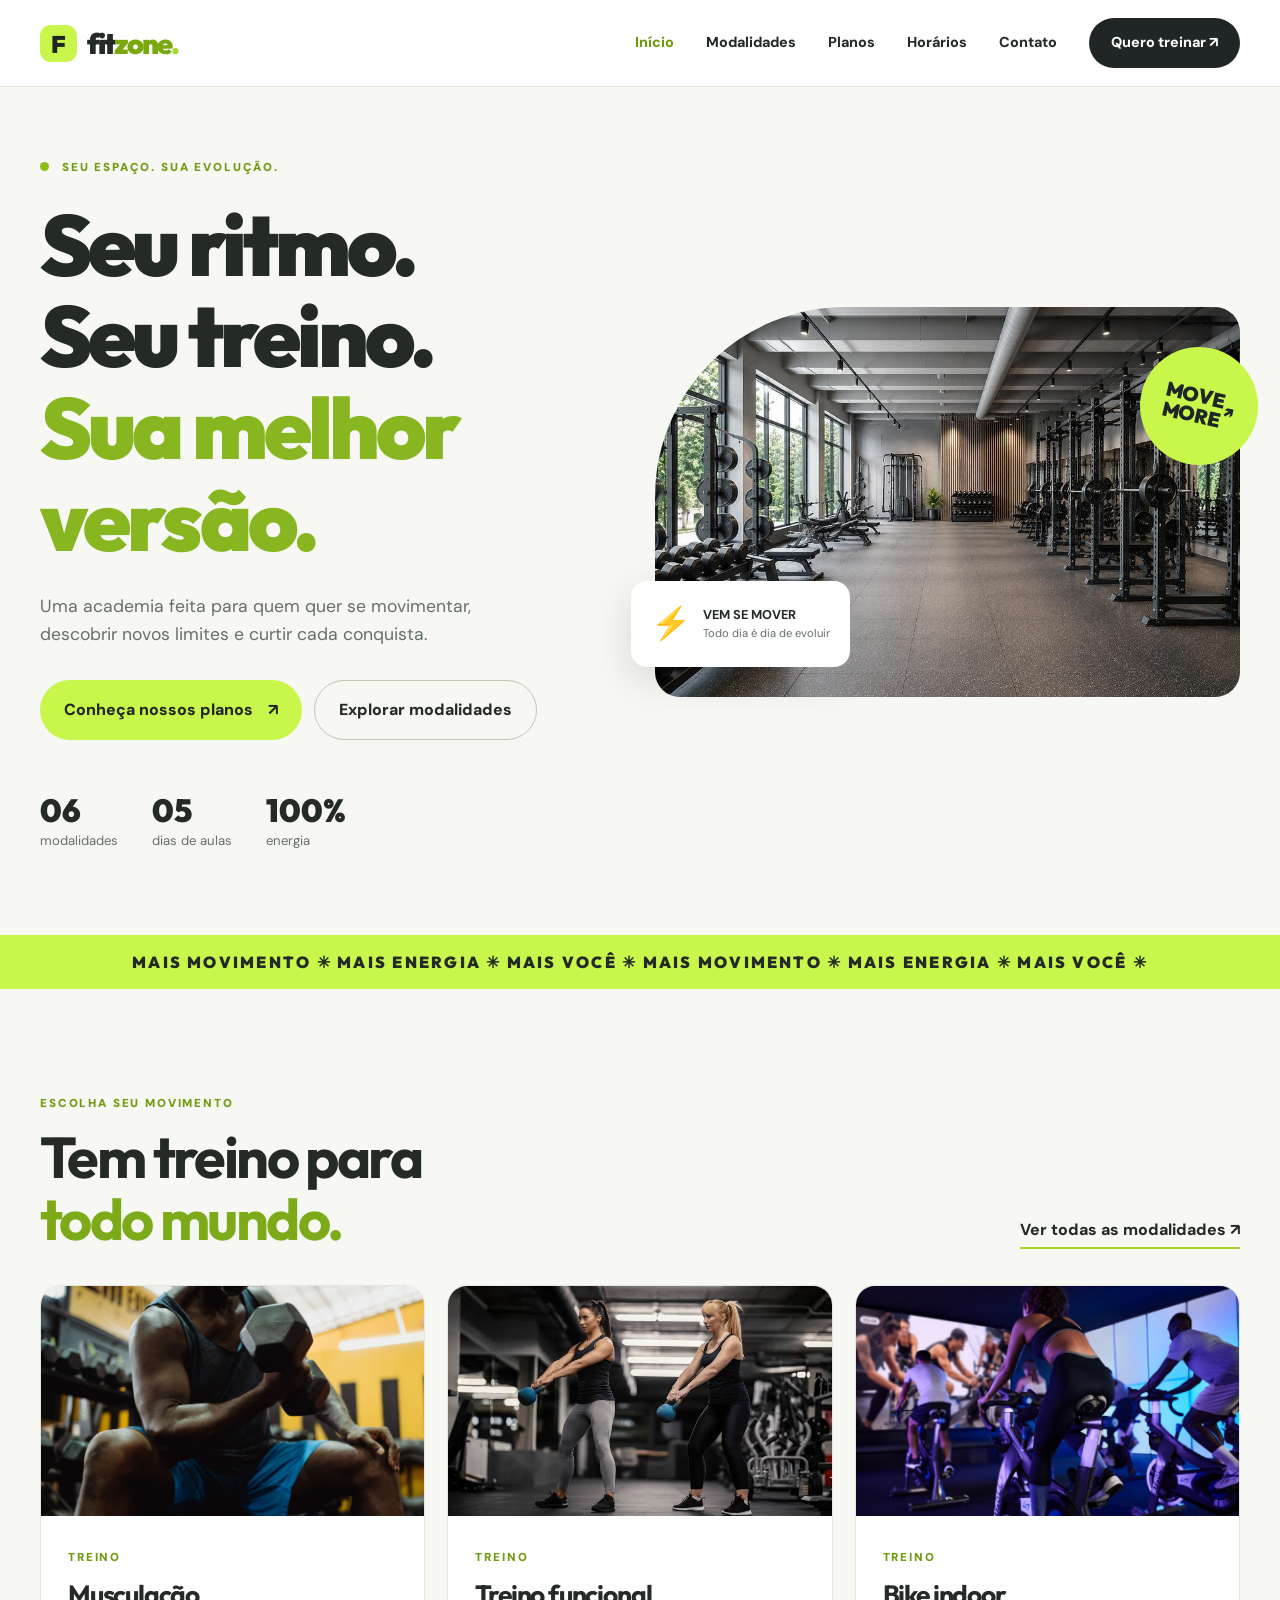
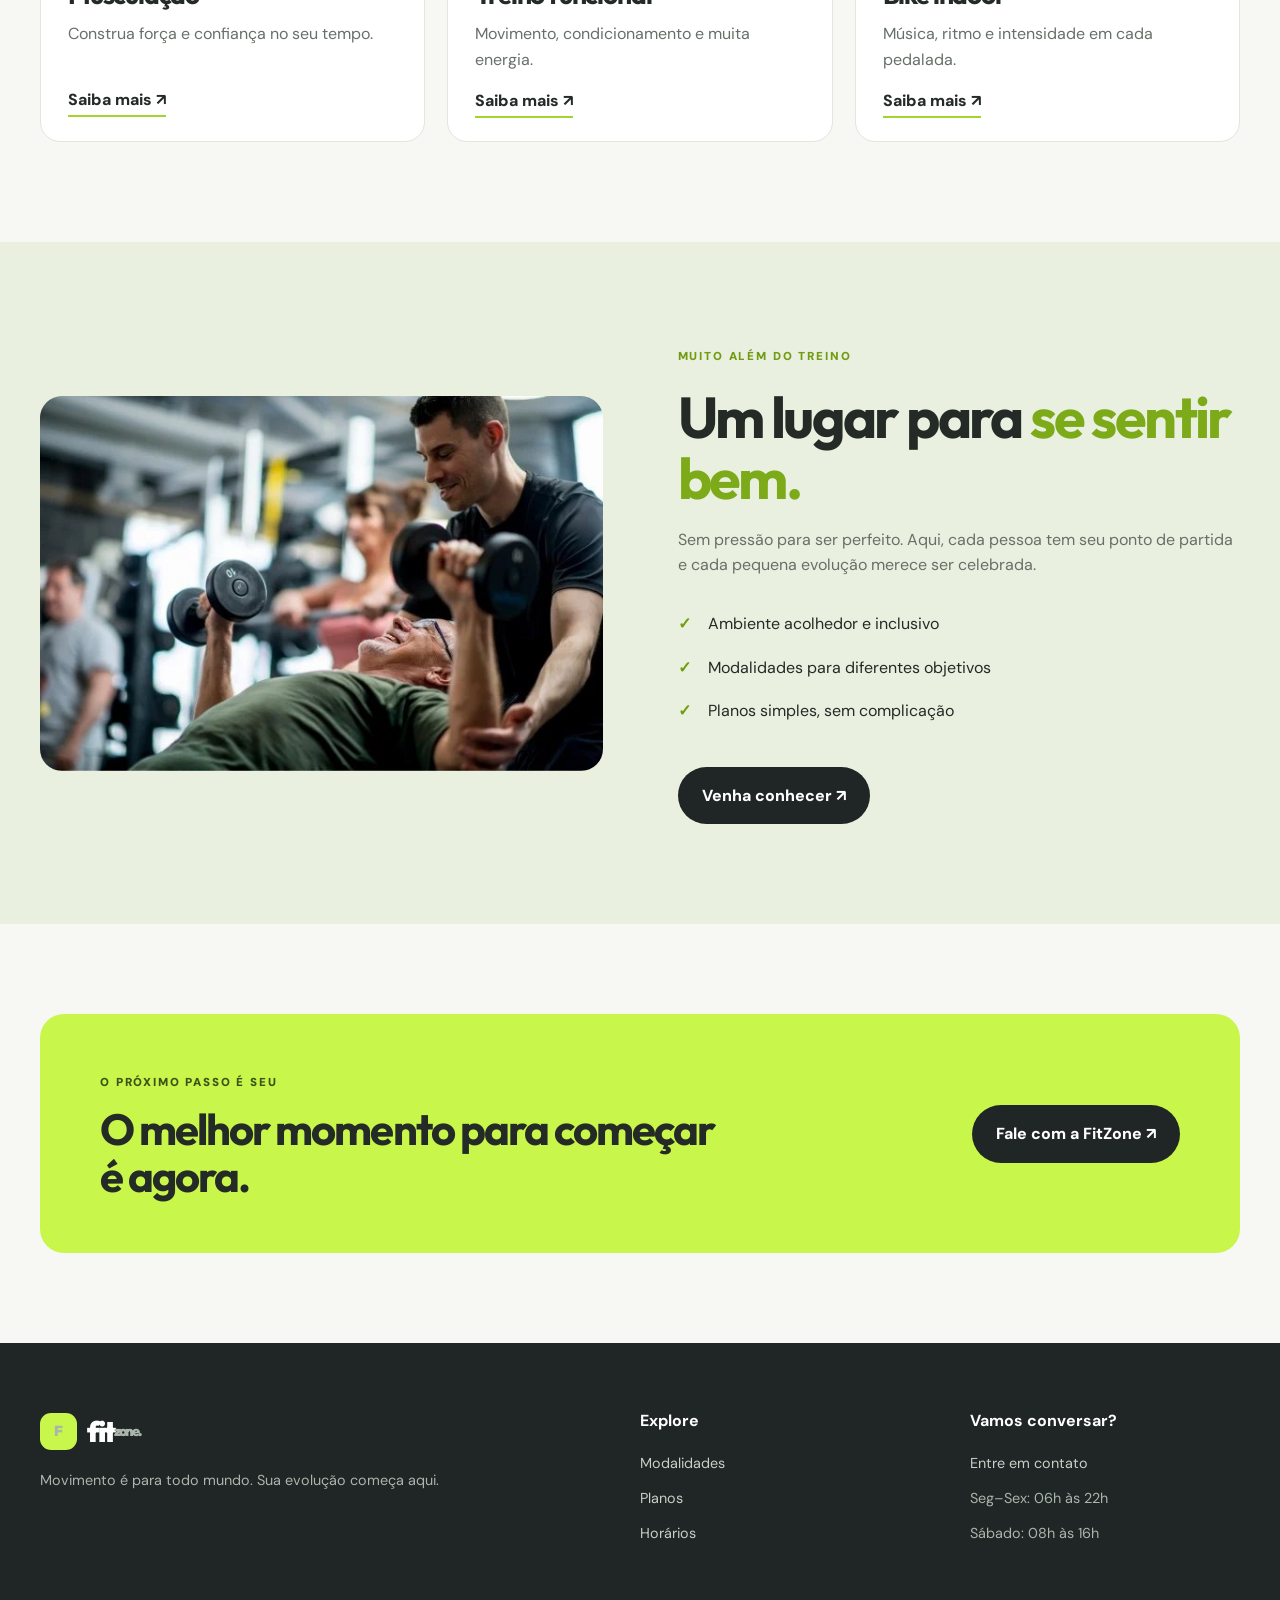
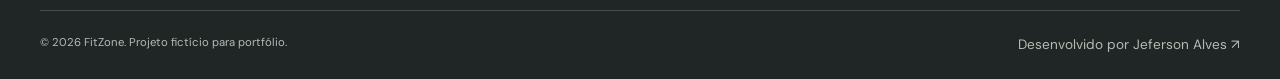
<file: index.html>
<!DOCTYPE html>
<html lang="pt-BR">
 <head>
  <meta charset="utf-8"/>
  <meta content="width=device-width, initial-scale=1.0" name="viewport"/>
  <meta content="FitZone: academia fict&iacute;cia com modalidades, planos, hor&aacute;rios e contato. Projeto demonstrativo de frontend." name="description"/>
  <meta content="#f7f8f3" name="theme-color"/>
  <title>
   In&iacute;cio | FitZone
  </title>
  <link href="styles.css" rel="stylesheet"/>
  <script defer="" src="script.js">
  </script>
 </head>
 <body>
  <a class="skip-link" href="#conteudo">
   Pular para o conte&uacute;do
  </a>
  <header class="site-header">
   <div class="container header-inner">
    <a aria-label="FitZone - In&iacute;cio" class="logo" href="index.html">
     <span class="logo-mark">
      F
     </span>
     fit
     <span class="logo-accent">
      zone
     </span>
     <span class="logo-dot">
      .
     </span>
    </a>
    <button aria-controls="primary-nav" aria-expanded="false" aria-label="Abrir menu" class="menu-toggle">
     <span>
     </span>
     <span>
     </span>
     <span>
     </span>
    </button>
    <nav aria-label="Navega&ccedil;&atilde;o principal" class="nav" id="primary-nav">
     <a aria-current="page" href="index.html">
      In&iacute;cio
     </a>
     <a href="modalidades.html">
      Modalidades
     </a>
     <a href="planos.html">
      Planos
     </a>
     <a href="horarios.html">
      Hor&aacute;rios
     </a>
     <a href="contato.html">
      Contato
     </a>
     <a class="nav-cta" href="planos.html">
      Quero treinar
      <span aria-hidden="true">
       &nearrow;
      </span>
     </a>
    </nav>
   </div>
  </header>
  <main id="conteudo">
   <section class="hero">
    <div class="container hero-grid">
     <div class="hero-copy">
      <span class="eyebrow">
       <span class="green-dot">
       </span>
       SEU ESPA&Ccedil;O. SUA EVOLU&Ccedil;&Atilde;O.
      </span>
      <h1>
       Seu ritmo.
       <br/>
       Seu treino.
       <br/>
       <em>
        Sua melhor
        <br/>
        vers&atilde;o.
       </em>
      </h1>
      <p>
       Uma academia feita para quem quer se movimentar, descobrir novos limites e curtir cada conquista.
      </p>
      <div class="hero-actions">
       <a class="btn btn-primary" href="planos.html">
        Conhe&ccedil;a nossos planos
        <span>
         &nearrow;
        </span>
       </a>
       <a class="btn btn-outline" href="modalidades.html">
        Explorar modalidades
       </a>
      </div>
      <div class="hero-stats">
       <div>
        <strong>
         06
        </strong>
        <span>
         modalidades
        </span>
       </div>
       <div>
        <strong>
         05
        </strong>
        <span>
         dias de aulas
        </span>
       </div>
       <div>
        <strong>
         100%
        </strong>
        <span>
         energia
        </span>
       </div>
      </div>
     </div>
     <div class="hero-visual">
      <img alt="Ilustra&ccedil;&atilde;o esportiva com formas din&acirc;micas em verde-lim&atilde;o" src="assets/images/hero.jpg"/>
      <div class="hero-sticker">
       <span>
        ⚡
       </span>
       <div>
        <strong>
         VEM SE MOVER
        </strong>
        <small>
         Todo dia &eacute; dia de evoluir
        </small>
       </div>
      </div>
      <div class="hero-badge">
       MOVE
       <br/>
       MORE
       <span>
        &nearrow;
       </span>
      </div>
     </div>
    </div>
   </section>
   <div aria-hidden="true" class="marquee">
    <div>
     MAIS MOVIMENTO ✳ MAIS ENERGIA ✳ MAIS VOC&Ecirc; ✳ MAIS MOVIMENTO ✳ MAIS ENERGIA ✳ MAIS VOC&Ecirc; ✳
    </div>
   </div>
   <section class="section container">
    <div class="section-heading">
     <div>
      <span class="eyebrow">
       ESCOLHA SEU MOVIMENTO
      </span>
      <h2>
       Tem treino para
       <br/>
       <em>
        todo mundo.
       </em>
      </h2>
     </div>
     <a class="text-link" href="modalidades.html">
      Ver todas as modalidades &nearrow;
     </a>
    </div>
    <div class="cards-grid">
     <article class="feature-card">
      <img alt="Fotografia de Muscula&ccedil;&atilde;o" loading="lazy" src="assets/images/strength.jpg"/>
      <div class="feature-body">
       <span class="eyebrow">
        TREINO
       </span>
       <h3>
        Muscula&ccedil;&atilde;o
       </h3>
       <p>
        Construa for&ccedil;a e confian&ccedil;a no seu tempo.
       </p>
       <a class="text-link" href="modalidades.html">
        Saiba mais
        <span aria-hidden="true">
         &nearrow;
        </span>
       </a>
      </div>
     </article>
     <article class="feature-card">
      <img alt="Fotografia de Treino funcional" loading="lazy" src="assets/images/functional.jpg"/>
      <div class="feature-body">
       <span class="eyebrow">
        TREINO
       </span>
       <h3>
        Treino funcional
       </h3>
       <p>
        Movimento, condicionamento e muita energia.
       </p>
       <a class="text-link" href="modalidades.html">
        Saiba mais
        <span aria-hidden="true">
         &nearrow;
        </span>
       </a>
      </div>
     </article>
     <article class="feature-card">
      <img alt="Fotografia de Bike indoor" loading="lazy" src="assets/images/cycle.jpg"/>
      <div class="feature-body">
       <span class="eyebrow">
        TREINO
       </span>
       <h3>
        Bike indoor
       </h3>
       <p>
        M&uacute;sica, ritmo e intensidade em cada pedalada.
       </p>
       <a class="text-link" href="modalidades.html">
        Saiba mais
        <span aria-hidden="true">
         &nearrow;
        </span>
       </a>
      </div>
     </article>
    </div>
   </section>
   <section class="split-section">
    <div class="container split-grid">
     <div class="split-image">
      <img alt="Ilustra&ccedil;&atilde;o sobre a comunidade FitZone" loading="lazy" src="assets/images/trainer.jpg"/>
     </div>
     <div>
      <span class="eyebrow">
       MUITO AL&Eacute;M DO TREINO
      </span>
      <h2>
       Um lugar para
       <em>
        se sentir bem.
       </em>
      </h2>
      <p>
       Sem press&atilde;o para ser perfeito. Aqui, cada pessoa tem seu ponto de partida e cada pequena evolu&ccedil;&atilde;o merece ser celebrada.
      </p>
      <ul class="check-list">
       <li>
        Ambiente acolhedor e inclusivo
       </li>
       <li>
        Modalidades para diferentes objetivos
       </li>
       <li>
        Planos simples, sem complica&ccedil;&atilde;o
       </li>
      </ul>
      <a class="btn btn-dark" href="contato.html">
       Venha conhecer &nearrow;
      </a>
     </div>
    </div>
   </section>
   <section class="container cta-band">
    <div>
     <span class="eyebrow">
      O PR&Oacute;XIMO PASSO &Eacute; SEU
     </span>
     <h2>
      O melhor momento para come&ccedil;ar &eacute; agora.
     </h2>
    </div>
    <a class="btn btn-dark" href="contato.html">
     Fale com a FitZone &nearrow;
    </a>
   </section>
  </main>
  <footer class="footer">
   <div class="container footer-main">
    <div>
     <a class="logo footer-logo" href="index.html">
      <span class="logo-mark">
       F
      </span>
      fit
      <span class="logo-accent">
       zone
      </span>
      <span class="logo-dot">
       .
      </span>
     </a>
     <p>
      Movimento &eacute; para todo mundo. Sua evolu&ccedil;&atilde;o come&ccedil;a aqui.
     </p>
    </div>
    <div>
     <strong>
      Explore
     </strong>
     <a href="modalidades.html">
      Modalidades
     </a>
     <a href="planos.html">
      Planos
     </a>
     <a href="horarios.html">
      Hor&aacute;rios
     </a>
    </div>
    <div>
     <strong>
      Vamos conversar?
     </strong>
     <a href="contato.html">
      Entre em contato
     </a>
     <span>
      Seg&ndash;Sex: 06h &agrave;s 22h
     </span>
     <span>
      S&aacute;bado: 08h &agrave;s 16h
     </span>
    </div>
   </div>
   <div class="container footer-bottom">
    <small>
     &copy; 2026 FitZone. Projeto fict&iacute;cio para portf&oacute;lio.
    </small>
    <a href="https://github.com/JefersonAlvesrs" rel="noopener noreferrer" target="_blank">
     Desenvolvido por Jeferson Alves &nearrow;
    </a>
   </div>
  </footer>
 </body>
</html>
</file>
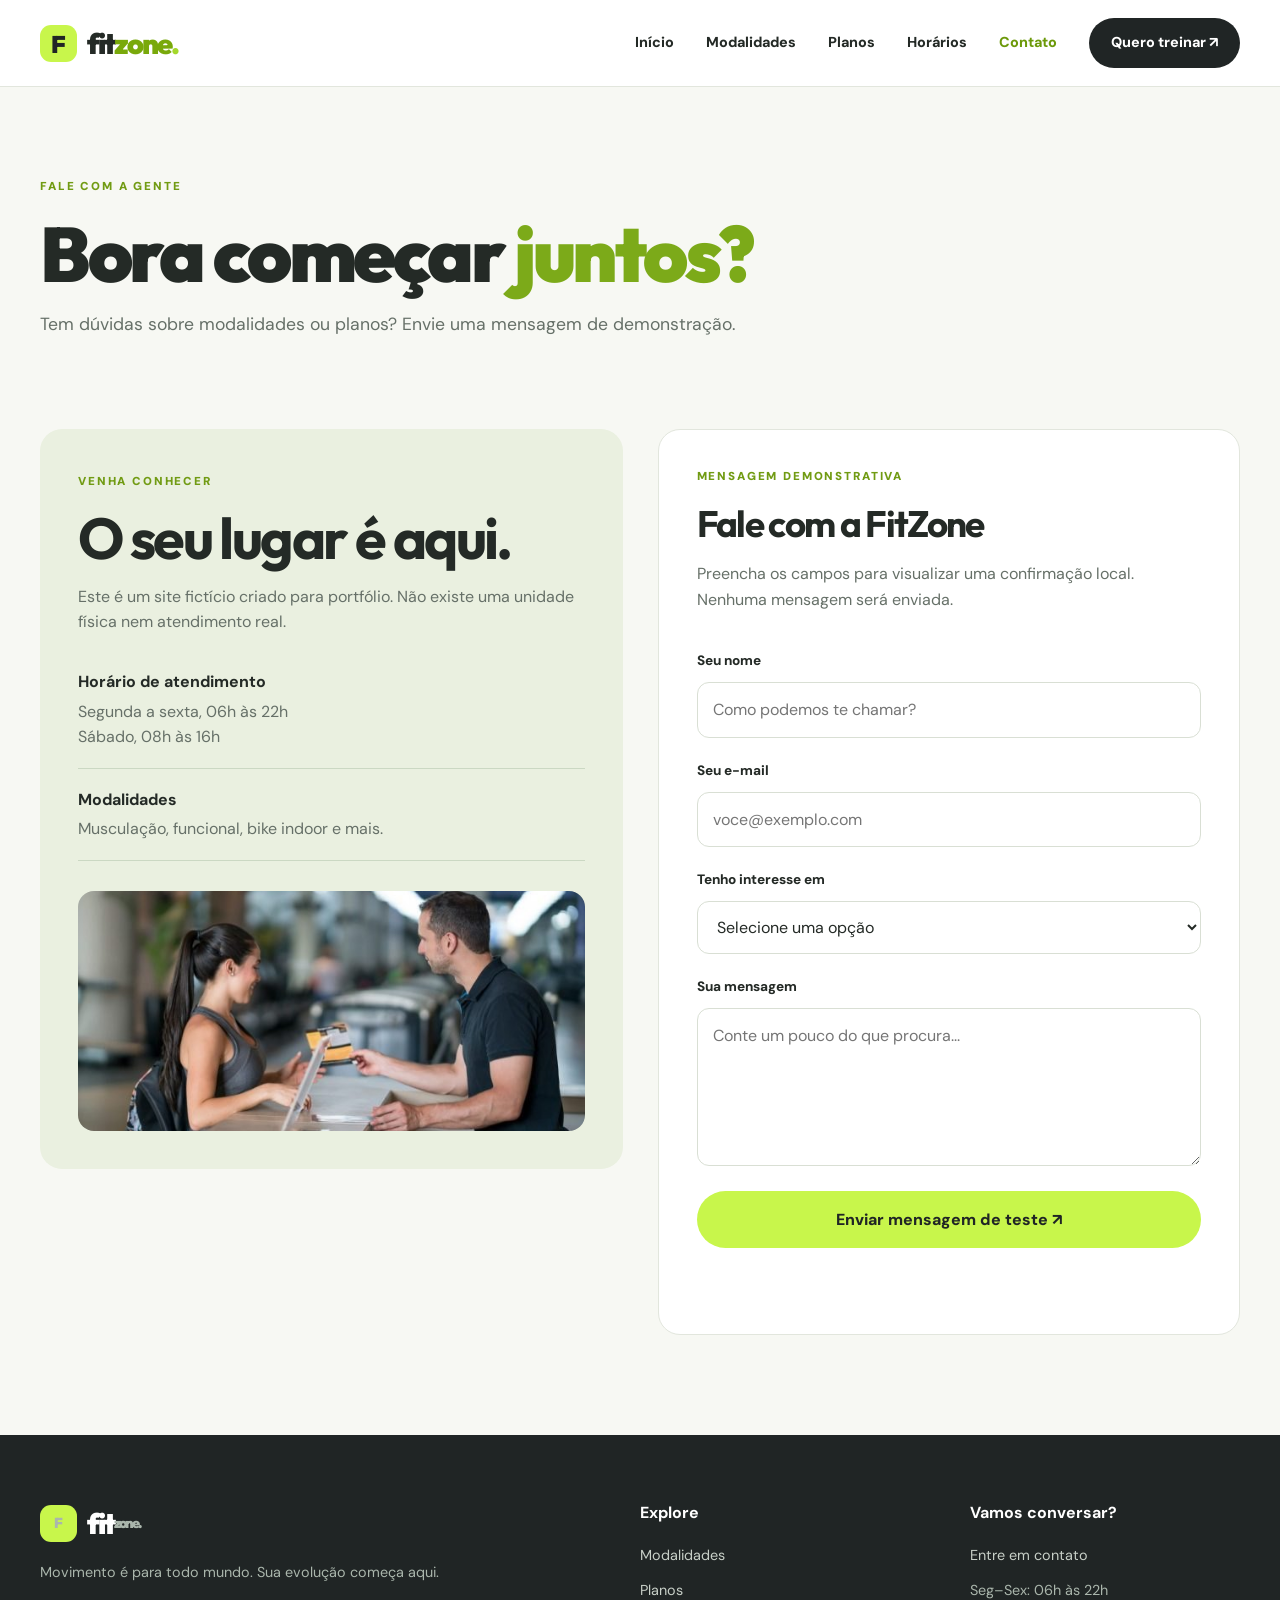
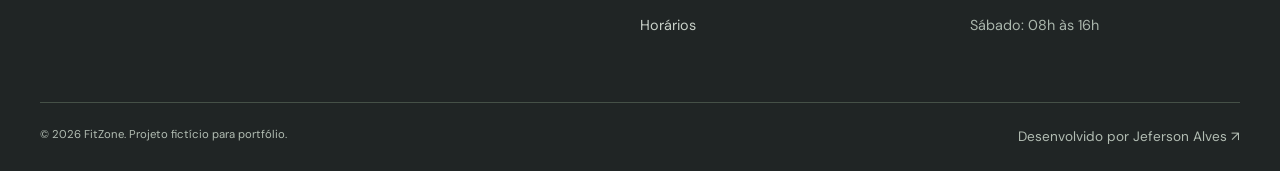
<file: contato.html>
<!DOCTYPE html>
<html lang="pt-BR">
 <head>
  <meta charset="utf-8"/>
  <meta content="width=device-width, initial-scale=1.0" name="viewport"/>
  <meta content="FitZone: academia fict&iacute;cia com modalidades, planos, hor&aacute;rios e contato. Projeto demonstrativo de frontend." name="description"/>
  <meta content="#f7f8f3" name="theme-color"/>
  <title>
   Contato | FitZone
  </title>
  <link href="styles.css" rel="stylesheet"/>
  <script defer="" src="script.js">
  </script>
 </head>
 <body>
  <a class="skip-link" href="#conteudo">
   Pular para o conte&uacute;do
  </a>
  <header class="site-header">
   <div class="container header-inner">
    <a aria-label="FitZone - In&iacute;cio" class="logo" href="index.html">
     <span class="logo-mark">
      F
     </span>
     fit
     <span class="logo-accent">
      zone
     </span>
     <span class="logo-dot">
      .
     </span>
    </a>
    <button aria-controls="primary-nav" aria-expanded="false" aria-label="Abrir menu" class="menu-toggle">
     <span>
     </span>
     <span>
     </span>
     <span>
     </span>
    </button>
    <nav aria-label="Navega&ccedil;&atilde;o principal" class="nav" id="primary-nav">
     <a href="index.html">
      In&iacute;cio
     </a>
     <a href="modalidades.html">
      Modalidades
     </a>
     <a href="planos.html">
      Planos
     </a>
     <a href="horarios.html">
      Hor&aacute;rios
     </a>
     <a aria-current="page" href="contato.html">
      Contato
     </a>
     <a class="nav-cta" href="planos.html">
      Quero treinar
      <span aria-hidden="true">
       &nearrow;
      </span>
     </a>
    </nav>
   </div>
  </header>
  <main id="conteudo">
   <section class="page-hero container">
    <span class="eyebrow">
     FALE COM A GENTE
    </span>
    <h1>
     Bora come&ccedil;ar
     <em>
      juntos?
     </em>
    </h1>
    <p>
     Tem d&uacute;vidas sobre modalidades ou planos? Envie uma mensagem de demonstra&ccedil;&atilde;o.
    </p>
   </section>
   <section class="container contact-grid section compact-top">
    <div class="contact-info">
     <div class="contact-card">
      <span class="eyebrow">
       VENHA CONHECER
      </span>
      <h2>
       O seu lugar &eacute; aqui.
      </h2>
      <p>
       Este &eacute; um site fict&iacute;cio criado para portf&oacute;lio. N&atilde;o existe uma unidade f&iacute;sica nem atendimento real.
      </p>
      <div class="contact-detail">
       <strong>
        Hor&aacute;rio de atendimento
       </strong>
       <span>
        Segunda a sexta, 06h &agrave;s 22h
        <br/>
        S&aacute;bado, 08h &agrave;s 16h
       </span>
      </div>
      <div class="contact-detail">
       <strong>
        Modalidades
       </strong>
       <span>
        Muscula&ccedil;&atilde;o, funcional, bike indoor e mais.
       </span>
      </div>
      <img alt="Fotografia de comunidade fitness" loading="lazy" src="assets/images/reception.jpg"/>
     </div>
    </div>
    <form class="contact-form" id="contact-form" novalidate="">
     <span class="eyebrow">
      MENSAGEM DEMONSTRATIVA
     </span>
     <h2>
      Fale com a FitZone
     </h2>
     <p>
      Preencha os campos para visualizar uma confirma&ccedil;&atilde;o local. Nenhuma mensagem ser&aacute; enviada.
     </p>
     <label for="name">
      Seu nome
     </label>
     <input autocomplete="name" id="name" minlength="2" name="name" placeholder="Como podemos te chamar?" required=""/>
     <label for="email">
      Seu e-mail
     </label>
     <input autocomplete="email" id="email" name="email" placeholder="voce@exemplo.com" required="" type="email"/>
     <label for="plan">
      Tenho interesse em
     </label>
     <select id="plan" name="plan">
      <option value="">
       Selecione uma op&ccedil;&atilde;o
      </option>
      <option value="start">
       Plano Start
      </option>
      <option value="move">
       Plano Move
      </option>
      <option value="unlimited">
       Plano Unlimited
      </option>
      <option value="modalidades">
       Modalidades
      </option>
      <option value="outro">
       Outras d&uacute;vidas
      </option>
     </select>
     <label for="message">
      Sua mensagem
     </label>
     <textarea id="message" minlength="5" name="message" placeholder="Conte um pouco do que procura..." required="" rows="5"></textarea>
     <button class="btn btn-primary" type="submit">
      Enviar mensagem de teste &nearrow;
     </button>
     <p aria-live="polite" class="form-feedback" id="form-feedback" role="status">
     </p>
    </form>
   </section>
  </main>
  <footer class="footer">
   <div class="container footer-main">
    <div>
     <a class="logo footer-logo" href="index.html">
      <span class="logo-mark">
       F
      </span>
      fit
      <span class="logo-accent">
       zone
      </span>
      <span class="logo-dot">
       .
      </span>
     </a>
     <p>
      Movimento &eacute; para todo mundo. Sua evolu&ccedil;&atilde;o come&ccedil;a aqui.
     </p>
    </div>
    <div>
     <strong>
      Explore
     </strong>
     <a href="modalidades.html">
      Modalidades
     </a>
     <a href="planos.html">
      Planos
     </a>
     <a href="horarios.html">
      Hor&aacute;rios
     </a>
    </div>
    <div>
     <strong>
      Vamos conversar?
     </strong>
     <a href="contato.html">
      Entre em contato
     </a>
     <span>
      Seg&ndash;Sex: 06h &agrave;s 22h
     </span>
     <span>
      S&aacute;bado: 08h &agrave;s 16h
     </span>
    </div>
   </div>
   <div class="container footer-bottom">
    <small>
     &copy; 2026 FitZone. Projeto fict&iacute;cio para portf&oacute;lio.
    </small>
    <a href="https://github.com/JefersonAlvesrs" rel="noopener noreferrer" target="_blank">
     Desenvolvido por Jeferson Alves &nearrow;
    </a>
   </div>
  </footer>
 </body>
</html>
</file>
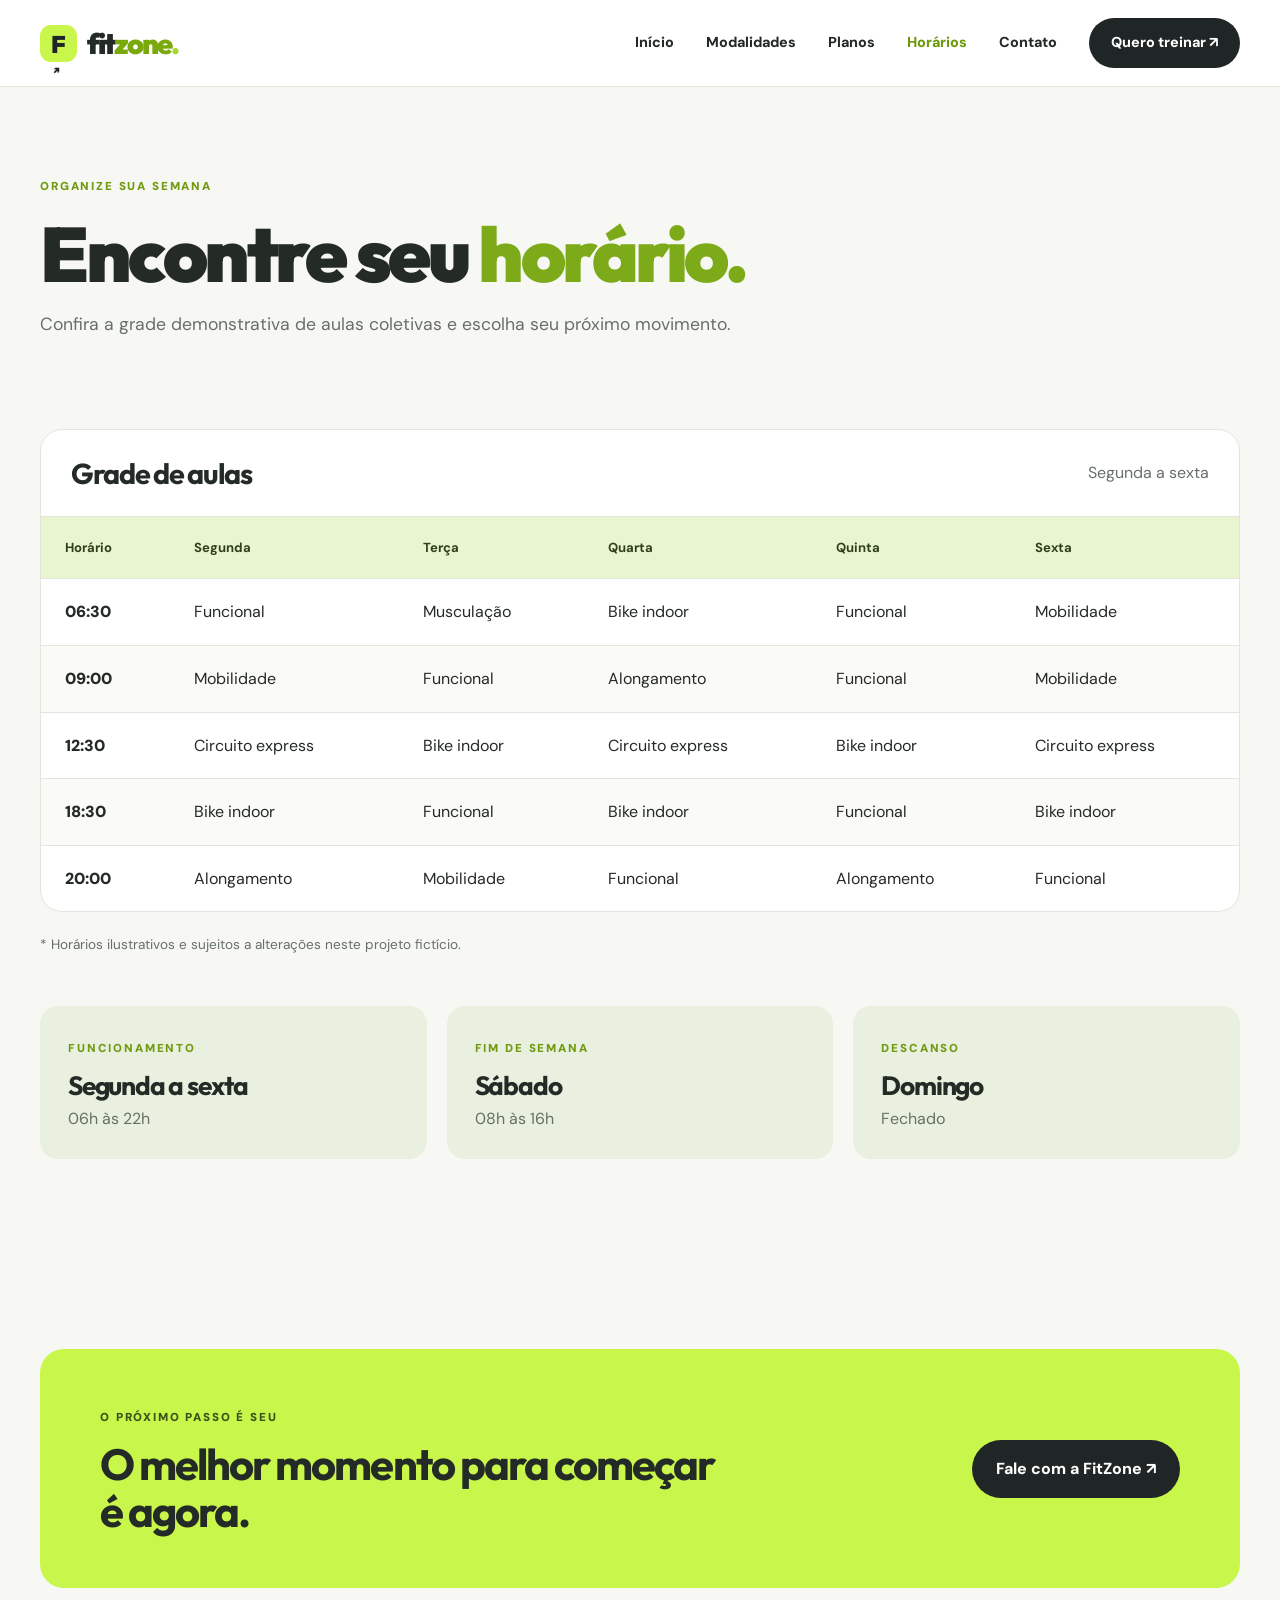
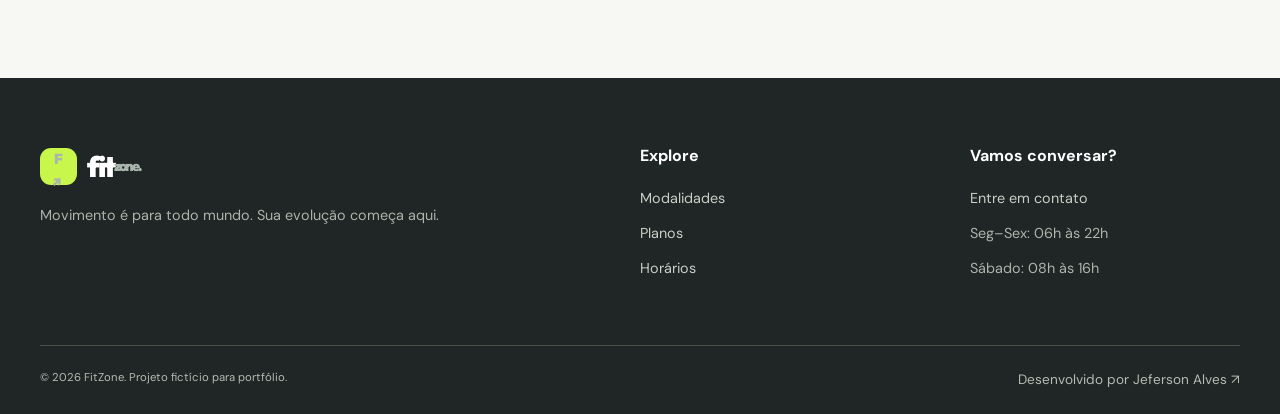
<file: horarios.html>
<!DOCTYPE html><html lang="pt-BR"><head><meta charset="UTF-8"><meta name="viewport" content="width=device-width, initial-scale=1.0"><meta name="description" content="FitZone: academia fictícia com modalidades, planos, horários e contato. Projeto demonstrativo de frontend."><meta name="theme-color" content="#f7f8f3"><title>Horários | FitZone</title><link rel="stylesheet" href="styles.css"><script src="script.js" defer></script></head><body><a class="skip-link" href="#conteudo">Pular para o conteúdo</a><header class="site-header"><div class="container header-inner"><a class="logo" href="index.html" aria-label="FitZone - Início"><span class="logo-mark">F<span>↗</span></span>fit<span class="logo-accent">zone</span><span class="logo-dot">.</span></a><button class="menu-toggle" aria-expanded="false" aria-controls="primary-nav" aria-label="Abrir menu"><span></span><span></span><span></span></button><nav class="nav" id="primary-nav" aria-label="Navegação principal"><a href="index.html" >Início</a><a href="modalidades.html" >Modalidades</a><a href="planos.html" >Planos</a><a href="horarios.html" aria-current="page">Horários</a><a href="contato.html" >Contato</a><a class="nav-cta" href="planos.html">Quero treinar <span aria-hidden="true">↗</span></a></nav></div></header><main id="conteudo"><section class="page-hero container"><span class="eyebrow">ORGANIZE SUA SEMANA</span><h1>Encontre seu <em>horário.</em></h1><p>Confira a grade demonstrativa de aulas coletivas e escolha seu próximo movimento.</p></section><section class="container section compact-top"><div class="schedule-box"><div class="schedule-header"><h2>Grade de aulas</h2><span>Segunda a sexta</span></div><div class="table-scroll"><table><thead><tr><th>Horário</th><th>Segunda</th><th>Terça</th><th>Quarta</th><th>Quinta</th><th>Sexta</th></tr></thead><tbody><tr><td>06:30</td><td>Funcional</td><td>Musculação</td><td>Bike indoor</td><td>Funcional</td><td>Mobilidade</td></tr><tr><td>09:00</td><td>Mobilidade</td><td>Funcional</td><td>Alongamento</td><td>Funcional</td><td>Mobilidade</td></tr><tr><td>12:30</td><td>Circuito express</td><td>Bike indoor</td><td>Circuito express</td><td>Bike indoor</td><td>Circuito express</td></tr><tr><td>18:30</td><td>Bike indoor</td><td>Funcional</td><td>Bike indoor</td><td>Funcional</td><td>Bike indoor</td></tr><tr><td>20:00</td><td>Alongamento</td><td>Mobilidade</td><td>Funcional</td><td>Alongamento</td><td>Funcional</td></tr></tbody></table></div></div><p class="note">* Horários ilustrativos e sujeitos a alterações neste projeto fictício.</p><div class="info-grid"><div><span class="eyebrow">FUNCIONAMENTO</span><h3>Segunda a sexta</h3><p>06h às 22h</p></div><div><span class="eyebrow">FIM DE SEMANA</span><h3>Sábado</h3><p>08h às 16h</p></div><div><span class="eyebrow">DESCANSO</span><h3>Domingo</h3><p>Fechado</p></div></div></section><section class="container cta-band"><div><span class="eyebrow">O PRÓXIMO PASSO É SEU</span><h2>O melhor momento para começar é agora.</h2></div><a class="btn btn-dark" href="contato.html">Fale com a FitZone ↗</a></section></main><footer class="footer"><div class="container footer-main"><div><a class="logo footer-logo" href="index.html"><span class="logo-mark">F<span>↗</span></span>fit<span class="logo-accent">zone</span><span class="logo-dot">.</span></a><p>Movimento é para todo mundo. Sua evolução começa aqui.</p></div><div><strong>Explore</strong><a href="modalidades.html">Modalidades</a><a href="planos.html">Planos</a><a href="horarios.html">Horários</a></div><div><strong>Vamos conversar?</strong><a href="contato.html">Entre em contato</a><span>Seg–Sex: 06h às 22h</span><span>Sábado: 08h às 16h</span></div></div><div class="container footer-bottom"><small>© 2026 FitZone. Projeto fictício para portfólio.</small><a href="https://github.com/JefersonAlvesrs" target="_blank" rel="noopener noreferrer">Desenvolvido por Jeferson Alves ↗</a></div></footer></body></html>
</file>
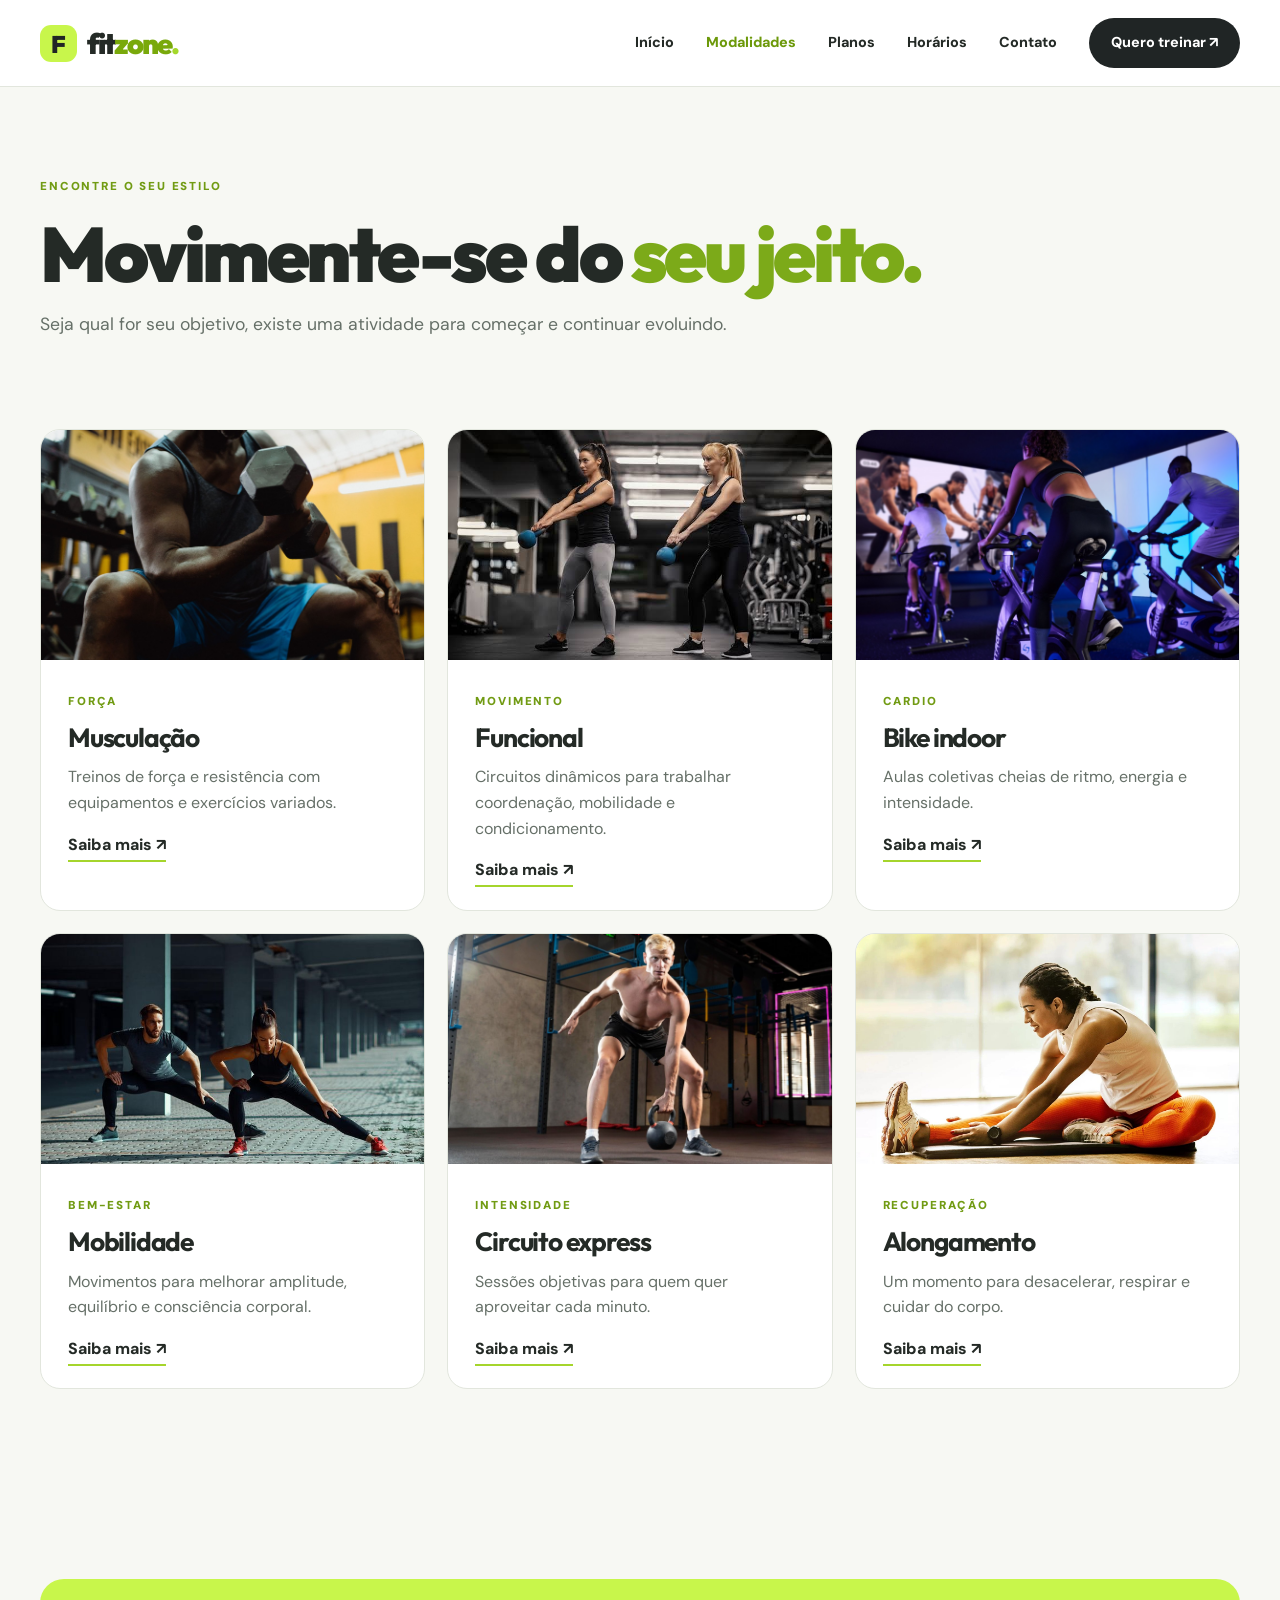
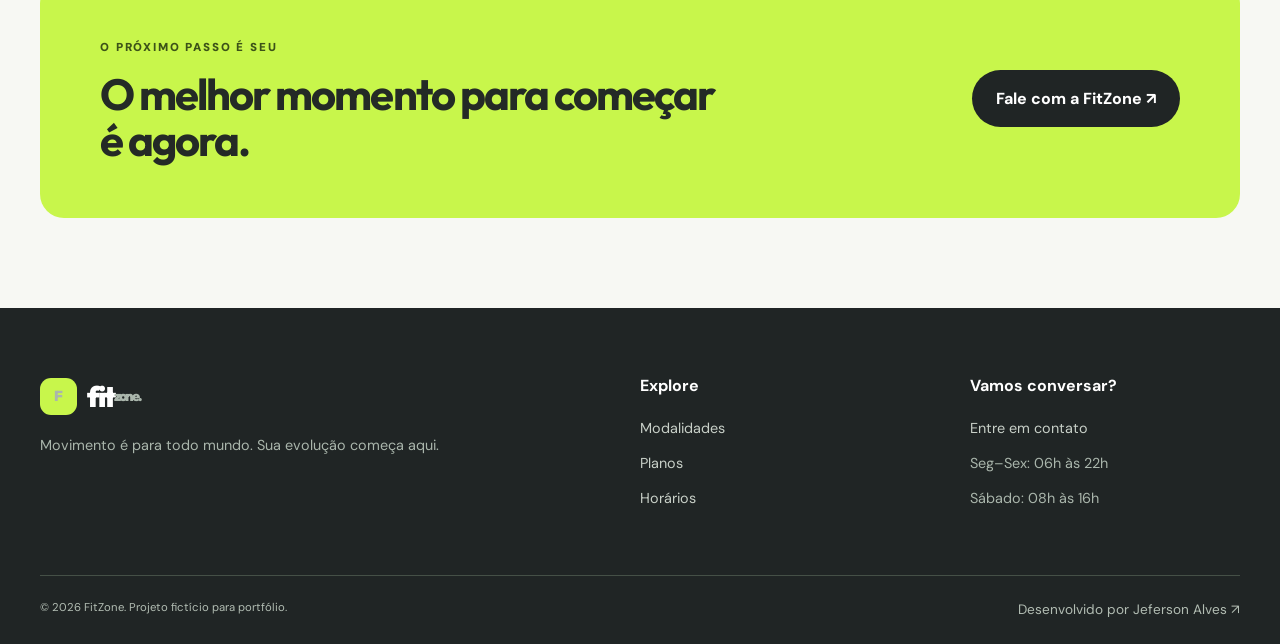
<file: modalidades.html>
<!DOCTYPE html>
<html lang="pt-BR">
 <head>
  <meta charset="utf-8"/>
  <meta content="width=device-width, initial-scale=1.0" name="viewport"/>
  <meta content="FitZone: academia fict&iacute;cia com modalidades, planos, hor&aacute;rios e contato. Projeto demonstrativo de frontend." name="description"/>
  <meta content="#f7f8f3" name="theme-color"/>
  <title>
   Modalidades | FitZone
  </title>
  <link href="styles.css" rel="stylesheet"/>
  <script defer="" src="script.js">
  </script>
 </head>
 <body>
  <a class="skip-link" href="#conteudo">
   Pular para o conte&uacute;do
  </a>
  <header class="site-header">
   <div class="container header-inner">
    <a aria-label="FitZone - In&iacute;cio" class="logo" href="index.html">
     <span class="logo-mark">
      F
     </span>
     fit
     <span class="logo-accent">
      zone
     </span>
     <span class="logo-dot">
      .
     </span>
    </a>
    <button aria-controls="primary-nav" aria-expanded="false" aria-label="Abrir menu" class="menu-toggle">
     <span>
     </span>
     <span>
     </span>
     <span>
     </span>
    </button>
    <nav aria-label="Navega&ccedil;&atilde;o principal" class="nav" id="primary-nav">
     <a href="index.html">
      In&iacute;cio
     </a>
     <a aria-current="page" href="modalidades.html">
      Modalidades
     </a>
     <a href="planos.html">
      Planos
     </a>
     <a href="horarios.html">
      Hor&aacute;rios
     </a>
     <a href="contato.html">
      Contato
     </a>
     <a class="nav-cta" href="planos.html">
      Quero treinar
      <span aria-hidden="true">
       &nearrow;
      </span>
     </a>
    </nav>
   </div>
  </header>
  <main id="conteudo">
   <section class="page-hero container">
    <span class="eyebrow">
     ENCONTRE O SEU ESTILO
    </span>
    <h1>
     Movimente-se do
     <em>
      seu jeito.
     </em>
    </h1>
    <p>
     Seja qual for seu objetivo, existe uma atividade para come&ccedil;ar e continuar evoluindo.
    </p>
   </section>
   <section class="container section compact-top">
    <div class="cards-grid">
     <article class="feature-card">
      <img alt="Fotografia de Muscula&ccedil;&atilde;o" loading="lazy" src="assets/images/strength.jpg"/>
      <div class="feature-body">
       <span class="eyebrow">
        FOR&Ccedil;A
       </span>
       <h3>
        Muscula&ccedil;&atilde;o
       </h3>
       <p>
        Treinos de for&ccedil;a e resist&ecirc;ncia com equipamentos e exerc&iacute;cios variados.
       </p>
       <a class="text-link" href="horarios.html">
        Saiba mais
        <span aria-hidden="true">
         &nearrow;
        </span>
       </a>
      </div>
     </article>
     <article class="feature-card">
      <img alt="Fotografia de Funcional" loading="lazy" src="assets/images/functional.jpg"/>
      <div class="feature-body">
       <span class="eyebrow">
        MOVIMENTO
       </span>
       <h3>
        Funcional
       </h3>
       <p>
        Circuitos din&acirc;micos para trabalhar coordena&ccedil;&atilde;o, mobilidade e condicionamento.
       </p>
       <a class="text-link" href="horarios.html">
        Saiba mais
        <span aria-hidden="true">
         &nearrow;
        </span>
       </a>
      </div>
     </article>
     <article class="feature-card">
      <img alt="Fotografia de Bike indoor" loading="lazy" src="assets/images/cycle.jpg"/>
      <div class="feature-body">
       <span class="eyebrow">
        CARDIO
       </span>
       <h3>
        Bike indoor
       </h3>
       <p>
        Aulas coletivas cheias de ritmo, energia e intensidade.
       </p>
       <a class="text-link" href="horarios.html">
        Saiba mais
        <span aria-hidden="true">
         &nearrow;
        </span>
       </a>
      </div>
     </article>
     <article class="feature-card">
      <img alt="Fotografia de Mobilidade" loading="lazy" src="assets/images/mobility.jpg"/>
      <div class="feature-body">
       <span class="eyebrow">
        BEM-ESTAR
       </span>
       <h3>
        Mobilidade
       </h3>
       <p>
        Movimentos para melhorar amplitude, equil&iacute;brio e consci&ecirc;ncia corporal.
       </p>
       <a class="text-link" href="horarios.html">
        Saiba mais
        <span aria-hidden="true">
         &nearrow;
        </span>
       </a>
      </div>
     </article>
     <article class="feature-card">
      <img alt="Treino de circuito com kettlebell" loading="lazy" src="assets/images/circuit.jpg"/>
      <div class="feature-body">
       <span class="eyebrow">
        INTENSIDADE
       </span>
       <h3>
        Circuito express
       </h3>
       <p>
        Sess&otilde;es objetivas para quem quer aproveitar cada minuto.
       </p>
       <a class="text-link" href="horarios.html">
        Saiba mais
        <span aria-hidden="true">
         &nearrow;
        </span>
       </a>
      </div>
     </article>
     <article class="feature-card">
      <img alt="Mulher realizando alongamento sentada no colchonete" loading="lazy" src="assets/images/stretching.jpg"/>
      <div class="feature-body">
       <span class="eyebrow">
        RECUPERA&Ccedil;&Atilde;O
       </span>
       <h3>
        Alongamento
       </h3>
       <p>
        Um momento para desacelerar, respirar e cuidar do corpo.
       </p>
       <a class="text-link" href="horarios.html">
        Saiba mais
        <span aria-hidden="true">
         &nearrow;
        </span>
       </a>
      </div>
     </article>
    </div>
   </section>
   <section class="container cta-band">
    <div>
     <span class="eyebrow">
      O PR&Oacute;XIMO PASSO &Eacute; SEU
     </span>
     <h2>
      O melhor momento para come&ccedil;ar &eacute; agora.
     </h2>
    </div>
    <a class="btn btn-dark" href="contato.html">
     Fale com a FitZone &nearrow;
    </a>
   </section>
  </main>
  <footer class="footer">
   <div class="container footer-main">
    <div>
     <a class="logo footer-logo" href="index.html">
      <span class="logo-mark">
       F
      </span>
      fit
      <span class="logo-accent">
       zone
      </span>
      <span class="logo-dot">
       .
      </span>
     </a>
     <p>
      Movimento &eacute; para todo mundo. Sua evolu&ccedil;&atilde;o come&ccedil;a aqui.
     </p>
    </div>
    <div>
     <strong>
      Explore
     </strong>
     <a href="modalidades.html">
      Modalidades
     </a>
     <a href="planos.html">
      Planos
     </a>
     <a href="horarios.html">
      Hor&aacute;rios
     </a>
    </div>
    <div>
     <strong>
      Vamos conversar?
     </strong>
     <a href="contato.html">
      Entre em contato
     </a>
     <span>
      Seg&ndash;Sex: 06h &agrave;s 22h
     </span>
     <span>
      S&aacute;bado: 08h &agrave;s 16h
     </span>
    </div>
   </div>
   <div class="container footer-bottom">
    <small>
     &copy; 2026 FitZone. Projeto fict&iacute;cio para portf&oacute;lio.
    </small>
    <a href="https://github.com/JefersonAlvesrs" rel="noopener noreferrer" target="_blank">
     Desenvolvido por Jeferson Alves &nearrow;
    </a>
   </div>
  </footer>
 </body>
</html>
</file>
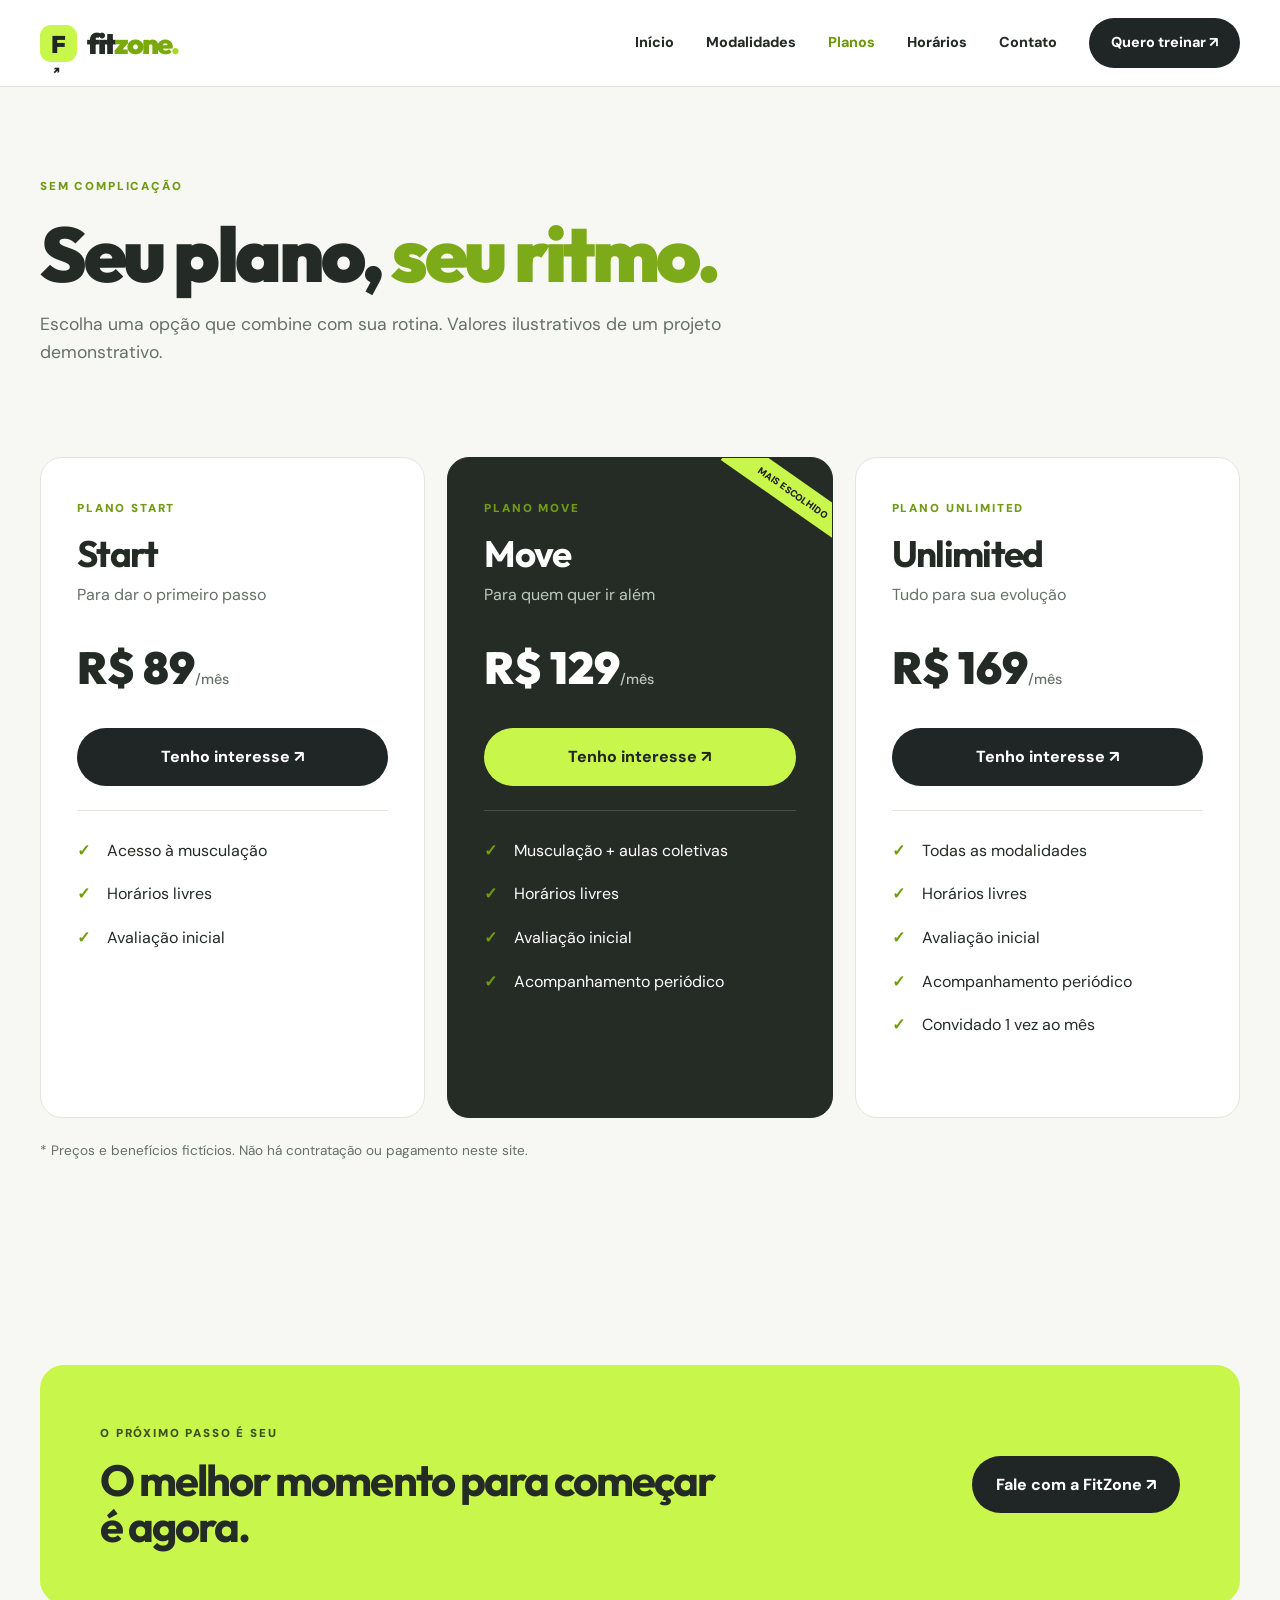
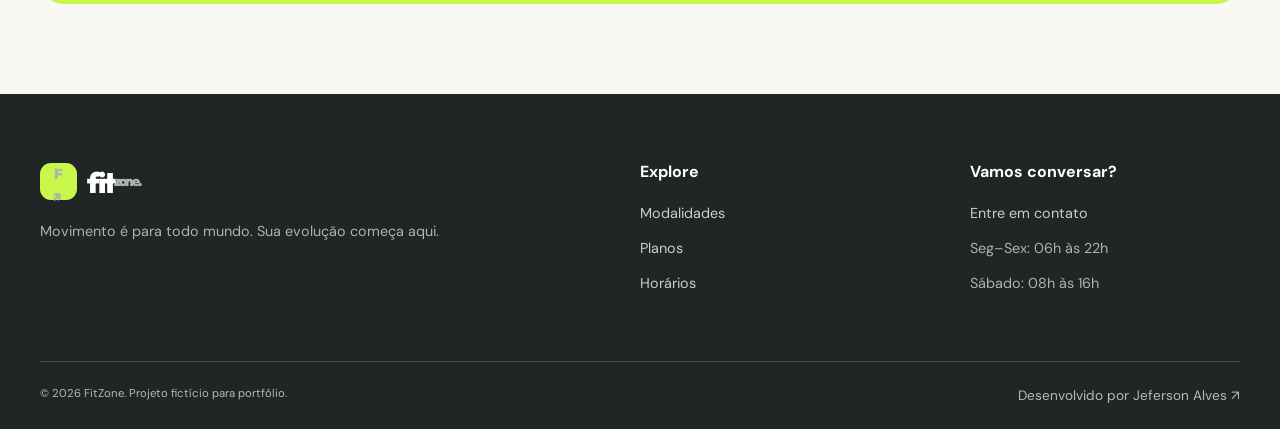
<file: planos.html>
<!DOCTYPE html><html lang="pt-BR"><head><meta charset="UTF-8"><meta name="viewport" content="width=device-width, initial-scale=1.0"><meta name="description" content="FitZone: academia fictícia com modalidades, planos, horários e contato. Projeto demonstrativo de frontend."><meta name="theme-color" content="#f7f8f3"><title>Planos | FitZone</title><link rel="stylesheet" href="styles.css"><script src="script.js" defer></script></head><body><a class="skip-link" href="#conteudo">Pular para o conteúdo</a><header class="site-header"><div class="container header-inner"><a class="logo" href="index.html" aria-label="FitZone - Início"><span class="logo-mark">F<span>↗</span></span>fit<span class="logo-accent">zone</span><span class="logo-dot">.</span></a><button class="menu-toggle" aria-expanded="false" aria-controls="primary-nav" aria-label="Abrir menu"><span></span><span></span><span></span></button><nav class="nav" id="primary-nav" aria-label="Navegação principal"><a href="index.html" >Início</a><a href="modalidades.html" >Modalidades</a><a href="planos.html" aria-current="page">Planos</a><a href="horarios.html" >Horários</a><a href="contato.html" >Contato</a><a class="nav-cta" href="planos.html">Quero treinar <span aria-hidden="true">↗</span></a></nav></div></header><main id="conteudo"><section class="page-hero container"><span class="eyebrow">SEM COMPLICAÇÃO</span><h1>Seu plano, <em>seu ritmo.</em></h1><p>Escolha uma opção que combine com sua rotina. Valores ilustrativos de um projeto demonstrativo.</p></section><section class="container section compact-top"><div class="plan-grid"><article class="plan-card "><span class="eyebrow">PLANO START</span><h2>Start</h2><p>Para dar o primeiro passo</p><div class="price">R$ 89<small>/mês</small></div><a class="btn btn-dark" href="contato.html?plano=start">Tenho interesse ↗</a><ul class="check-list"><li>Acesso à musculação</li><li>Horários livres</li><li>Avaliação inicial</li></ul></article><article class="plan-card featured"><div class="plan-ribbon">MAIS ESCOLHIDO</div><span class="eyebrow">PLANO MOVE</span><h2>Move</h2><p>Para quem quer ir além</p><div class="price">R$ 129<small>/mês</small></div><a class="btn btn-primary" href="contato.html?plano=move">Tenho interesse ↗</a><ul class="check-list"><li>Musculação + aulas coletivas</li><li>Horários livres</li><li>Avaliação inicial</li><li>Acompanhamento periódico</li></ul></article><article class="plan-card "><span class="eyebrow">PLANO UNLIMITED</span><h2>Unlimited</h2><p>Tudo para sua evolução</p><div class="price">R$ 169<small>/mês</small></div><a class="btn btn-dark" href="contato.html?plano=unlimited">Tenho interesse ↗</a><ul class="check-list"><li>Todas as modalidades</li><li>Horários livres</li><li>Avaliação inicial</li><li>Acompanhamento periódico</li><li>Convidado 1 vez ao mês</li></ul></article></div><p class="note">* Preços e benefícios fictícios. Não há contratação ou pagamento neste site.</p></section><section class="container cta-band"><div><span class="eyebrow">O PRÓXIMO PASSO É SEU</span><h2>O melhor momento para começar é agora.</h2></div><a class="btn btn-dark" href="contato.html">Fale com a FitZone ↗</a></section></main><footer class="footer"><div class="container footer-main"><div><a class="logo footer-logo" href="index.html"><span class="logo-mark">F<span>↗</span></span>fit<span class="logo-accent">zone</span><span class="logo-dot">.</span></a><p>Movimento é para todo mundo. Sua evolução começa aqui.</p></div><div><strong>Explore</strong><a href="modalidades.html">Modalidades</a><a href="planos.html">Planos</a><a href="horarios.html">Horários</a></div><div><strong>Vamos conversar?</strong><a href="contato.html">Entre em contato</a><span>Seg–Sex: 06h às 22h</span><span>Sábado: 08h às 16h</span></div></div><div class="container footer-bottom"><small>© 2026 FitZone. Projeto fictício para portfólio.</small><a href="https://github.com/JefersonAlvesrs" target="_blank" rel="noopener noreferrer">Desenvolvido por Jeferson Alves ↗</a></div></footer></body></html>
</file>
<file: styles.css>
@import url('https://fonts.googleapis.com/css2?family=DM+Sans:wght@400;500;600;700;800&family=Outfit:wght@400;500;600;700;800;900&display=swap');
:root{--lime:#c8f64b;--dark:#202525;--ink:#242a26;--muted:#667068;--line:#e2e6dd;--bg:#f7f8f3;--white:#fff;--radius:20px}*{box-sizing:border-box}html{scroll-behavior:smooth}body{margin:0;background:var(--bg);color:var(--ink);font-family:'DM Sans',Arial,sans-serif;line-height:1.6}a{color:inherit;text-decoration:none}img{display:block;width:100%}button,input,textarea,select{font:inherit}button{cursor:pointer}h1,h2,h3,p{margin-top:0}h1,h2,h3{font-family:'Outfit',Arial,sans-serif;line-height:1.07;letter-spacing:-.045em}h1{font-size:clamp(3.5rem,6.7vw,7rem);font-weight:900}h2{font-size:clamp(2.5rem,4.5vw,4.4rem)}h3{font-size:1.65rem}em{font-style:normal;color:#7caa19}.container{width:min(1200px,calc(100% - 48px));margin-inline:auto}.skip-link{position:absolute;top:-80px;left:12px;background:var(--lime);padding:12px;z-index:20}.skip-link:focus{top:10px}.site-header{background:#fff;border-bottom:1px solid var(--line);position:sticky;top:0;z-index:10}.header-inner{min-height:86px;display:flex;align-items:center;justify-content:space-between;gap:28px}.logo{display:inline-flex;align-items:center;gap:0;font-family:Outfit,Arial,sans-serif;font-weight:900;font-size:1.8rem;letter-spacing:-.07em;white-space:nowrap}.logo-mark{display:grid;place-items:center;background:var(--lime);width:37px;height:37px;border-radius:11px;font-size:1.5rem;margin-right:10px;color:var(--dark);letter-spacing:-.1em}.logo-mark span{font-size:.65rem;margin-left:-4px}.logo-accent{color:#79a90b}.logo-dot{color:#a4d82b}.nav{display:flex;align-items:center;gap:32px}.nav>a{font-size:.9rem;font-weight:800}.nav>a[aria-current=page]{color:#6c990a}.nav .nav-cta{background:var(--dark);color:white;padding:13px 22px;border-radius:100px}.nav .nav-cta:hover,.btn-dark:hover{background:#3c4840}.menu-toggle{display:none}.hero{padding:66px 0 84px;background:#f7f8f3}.hero-grid{display:grid;grid-template-columns:1fr 1.02fr;align-items:center;gap:42px}.hero-copy h1{margin:20px 0 26px}.hero-copy h1 em{color:#88b620}.hero-copy>p{font-size:1.1rem;color:var(--muted);max-width:490px}.eyebrow{font-weight:900;letter-spacing:.16em;font-size:.72rem;color:#719b13}.green-dot{display:inline-block;width:9px;height:9px;border-radius:50%;background:#8dbe19;margin-right:8px}.hero-actions{display:flex;gap:12px;flex-wrap:wrap;margin:32px 0 50px}.btn{border:0;border-radius:100px;padding:16px 24px;font-weight:800;display:inline-flex;justify-content:center;align-items:center;gap:15px;transition:transform .15s}.btn:hover{transform:translateY(-2px)}.btn-primary{background:var(--lime);color:var(--dark)}.btn-outline{border:1px solid #bfc8b5}.btn-dark{background:var(--dark);color:#fff}.hero-stats{display:flex;gap:34px}.hero-stats>div{display:flex;flex-direction:column}.hero-stats strong{font:900 2rem Outfit}.hero-stats span{color:var(--muted);font-size:.82rem}.hero-visual{position:relative}.hero-visual>img{height:590px;object-fit:cover;border-radius:190px 25px 25px 25px}.hero-sticker{position:absolute;bottom:30px;left:-24px;background:white;display:flex;gap:12px;align-items:center;padding:17px 20px;border-radius:16px;box-shadow:0 12px 40px #0002}.hero-sticker>span{font-size:2rem}.hero-sticker strong,.hero-sticker small{display:block}.hero-sticker strong{font-size:.8rem}.hero-sticker small{font-size:.7rem;color:var(--muted)}.hero-badge{position:absolute;right:-18px;top:40px;background:var(--lime);color:var(--dark);border-radius:50%;width:118px;height:118px;display:flex;align-items:center;justify-content:center;text-align:center;font:900 1.25rem/1 Outfit;transform:rotate(13deg)}.hero-badge span{font-size:1rem}.marquee{background:var(--lime);overflow:hidden;white-space:nowrap;padding:17px 0;font:900 1rem Outfit;letter-spacing:.14em;text-align:center}.section{padding-block:100px}.compact-top{padding-top:18px}.section-heading{display:flex;justify-content:space-between;align-items:end;gap:30px;margin-bottom:36px}.section-heading h2{margin:12px 0 0}.text-link{font-weight:800;border-bottom:2px solid #a5d52c;padding-bottom:5px;white-space:nowrap}.cards-grid{display:grid;grid-template-columns:repeat(3,1fr);gap:22px}.feature-card{background:#fff;border:1px solid var(--line);border-radius:var(--radius);overflow:hidden;transition:transform .2s}.feature-card:hover{transform:translateY(-4px)}.feature-card>img{height:230px;object-fit:cover}.feature-body{padding:27px}.feature-body h3{margin:12px 0}.feature-body p{color:var(--muted);min-height:50px}.split-section{background:#eaf0e0;padding:100px 0}.split-grid{display:grid;grid-template-columns:1fr 1fr;align-items:center;gap:75px}.split-image img{border-radius:22px;max-height:480px;object-fit:cover}.split-grid h2{margin:18px 0}.split-grid p{color:var(--muted)}.check-list{list-style:none;padding:0;margin:24px 0 34px}.check-list li{padding:9px 0 9px 30px;position:relative}.check-list li:before{content:'✓';position:absolute;left:0;font-weight:900;color:#719d0c}.cta-band{background:var(--lime);border-radius:24px;padding:54px 60px;display:flex;justify-content:space-between;align-items:center;gap:30px;margin-top:90px;margin-bottom:90px}.cta-band .eyebrow{color:#3c5218}.cta-band h2{font-size:clamp(2rem,3.4vw,3.4rem);max-width:630px;margin:12px 0 0}.footer{background:#202525;color:#fff}.footer-main{display:grid;grid-template-columns:2fr 1fr 1fr;gap:60px;padding:65px 0}.footer-logo{margin-bottom:15px}.footer-main p,.footer-main span{color:#aab6ac;font-size:.9rem}.footer-main>div:not(:first-child){display:flex;flex-direction:column;gap:12px}.footer-main strong{margin-bottom:6px}.footer-main a:not(.logo){color:#c8d0c8;font-size:.9rem}.footer-main a:hover,.footer-bottom a:hover{color:var(--lime)}.footer-bottom{border-top:1px solid #455047;padding:23px 0;display:flex;justify-content:space-between;gap:20px;color:#b2bdb3;font-size:.85rem}.page-hero{padding:85px 0 55px}.page-hero h1{font-size:clamp(3rem,6vw,6rem);margin:15px 0}.page-hero p{color:var(--muted);font-size:1.1rem;max-width:700px}.plan-grid{display:grid;grid-template-columns:repeat(3,1fr);gap:22px}.plan-card{background:white;border:1px solid var(--line);border-radius:22px;padding:36px;position:relative;overflow:hidden}.plan-card.featured{background:#252c25;color:white;border-color:#252c25}.plan-ribbon{background:var(--lime);color:#222;position:absolute;top:20px;right:-38px;transform:rotate(35deg);font-size:.6rem;font-weight:900;padding:7px 36px}.plan-card h2{font-size:2.3rem;margin:15px 0 8px}.plan-card>p{color:var(--muted)}.plan-card.featured>p{color:#bdc9bd}.price{font:900 2.8rem Outfit;margin:32px 0}.price small{font:500 .9rem 'DM Sans';color:var(--muted)}.featured .price small{color:#bec7be}.plan-card .btn{width:100%}.plan-card .check-list{border-top:1px solid var(--line);padding-top:18px}.featured .check-list{border-color:#485348}.note{font-size:.85rem;color:var(--muted);margin-top:22px}.schedule-box{background:white;border:1px solid var(--line);border-radius:22px;overflow:hidden}.schedule-header{display:flex;justify-content:space-between;align-items:center;padding:28px 30px}.schedule-header h2{font-size:1.8rem;margin:0}.schedule-header span{color:var(--muted)}.table-scroll{overflow-x:auto}table{width:100%;border-collapse:collapse;min-width:740px;text-align:left}th{background:#e9f5ce;color:#30401c;font-size:.82rem}th,td{padding:20px 24px;border-top:1px solid var(--line)}td:first-child{font-weight:900}tbody tr:nth-child(even){background:#fafbf7}.info-grid{display:grid;grid-template-columns:repeat(3,1fr);gap:20px;margin-top:50px}.info-grid>div{background:#eaf0e0;padding:28px;border-radius:18px}.info-grid h3{margin:12px 0 6px}.info-grid p{margin:0;color:var(--muted)}.contact-grid{display:grid;grid-template-columns:1fr 1fr;gap:35px}.contact-card{background:#eaf0e0;border-radius:22px;padding:38px;overflow:hidden}.contact-card h2{margin:15px 0}.contact-card>p{color:var(--muted)}.contact-card img{margin-top:30px;border-radius:16px;max-height:240px;object-fit:cover}.contact-detail{display:flex;flex-direction:column;gap:4px;padding:18px 0;border-bottom:1px solid #cbd8c3}.contact-detail span{color:var(--muted)}.contact-form{background:white;border:1px solid var(--line);border-radius:22px;padding:38px;display:flex;flex-direction:column;gap:10px}.contact-form h2{font-size:2.3rem;margin:8px 0}.contact-form>p{color:var(--muted)}.contact-form label{font-weight:800;font-size:.85rem;margin-top:12px}.contact-form input,.contact-form select,.contact-form textarea{border:1px solid #d9dfd4;border-radius:12px;padding:14px 15px;background:#fff;width:100%;color:var(--ink)}.contact-form :is(input,select,textarea):focus{outline:2px solid #8eb91d;outline-offset:2px}.contact-form .btn{margin-top:15px}.form-feedback{font-weight:700;min-height:22px}.form-feedback.success{color:#427809}.form-feedback.error{color:#b12b2b}@media(max-width:950px){.nav{gap:16px}.hero-grid,.split-grid{gap:28px}.hero-visual>img{height:510px}.cards-grid{grid-template-columns:repeat(2,1fr)}.plan-grid{gap:12px}.plan-card{padding:24px}.contact-grid{gap:16px}}@media(max-width:700px){.container{width:min(100% - 32px,1200px)}.header-inner{min-height:72px}.logo{font-size:1.55rem}.menu-toggle{display:flex;width:43px;height:43px;border:1px solid var(--line);border-radius:12px;background:#fff;flex-direction:column;justify-content:center;align-items:center;gap:5px}.menu-toggle span{height:2px;width:20px;background:var(--ink)}.nav{display:none;position:absolute;top:72px;left:0;right:0;background:#fff;padding:20px 16px 26px;box-shadow:0 18px 24px #0001;flex-direction:column;align-items:stretch;gap:0}.nav.open{display:flex}.nav>a{padding:12px 8px}.nav .nav-cta{text-align:center;margin-top:10px}.hero{padding:48px 0}.hero-grid,.split-grid,.contact-grid{grid-template-columns:1fr}.hero-copy h1{font-size:clamp(3.2rem,12vw,5rem)}.hero-copy>p{font-size:1rem}.hero-actions{margin:24px 0 30px}.hero-stats{gap:25px}.hero-stats strong{font-size:1.6rem}.hero-visual{margin-top:25px}.hero-visual>img{height:380px;border-radius:110px 20px 20px 20px}.hero-badge{width:85px;height:85px;font-size:.9rem;right:0}.hero-sticker{left:8px;bottom:15px}.marquee{font-size:.7rem}.section{padding-block:65px}.section-heading{align-items:start;flex-direction:column}.cards-grid,.plan-grid,.info-grid{grid-template-columns:1fr}.feature-card>img{height:240px}.feature-body p{min-height:0}.split-section{padding:65px 0}.cta-band{margin-block:55px;padding:32px 25px;flex-direction:column;align-items:start}.footer-main{grid-template-columns:1fr 1fr;gap:35px;padding:50px 0}.footer-main>div:first-child{grid-column:1/-1}.footer-bottom{flex-direction:column}.page-hero{padding:60px 0 32px}.page-hero h1{font-size:clamp(3rem,12vw,4.5rem)}.contact-card,.contact-form{padding:25px}.schedule-header{padding:22px;gap:10px}.schedule-header h2{font-size:1.45rem}}@media(max-width:380px){.hero-actions .btn{width:100%}.hero-stats{gap:15px}.hero-sticker{padding:10px}.hero-sticker small{font-size:.62rem}}
/* Ajustes da identidade fotográfica */
.logo-mark { letter-spacing: 0; margin-right: 10px; }
.hero-visual > img { width: 100%; height: 100%; object-fit: cover; }
.feature-card > img { width: 100%; object-fit: cover; }
.split-image img, .contact-card img { width: 100%; object-fit: cover; }
</file>
